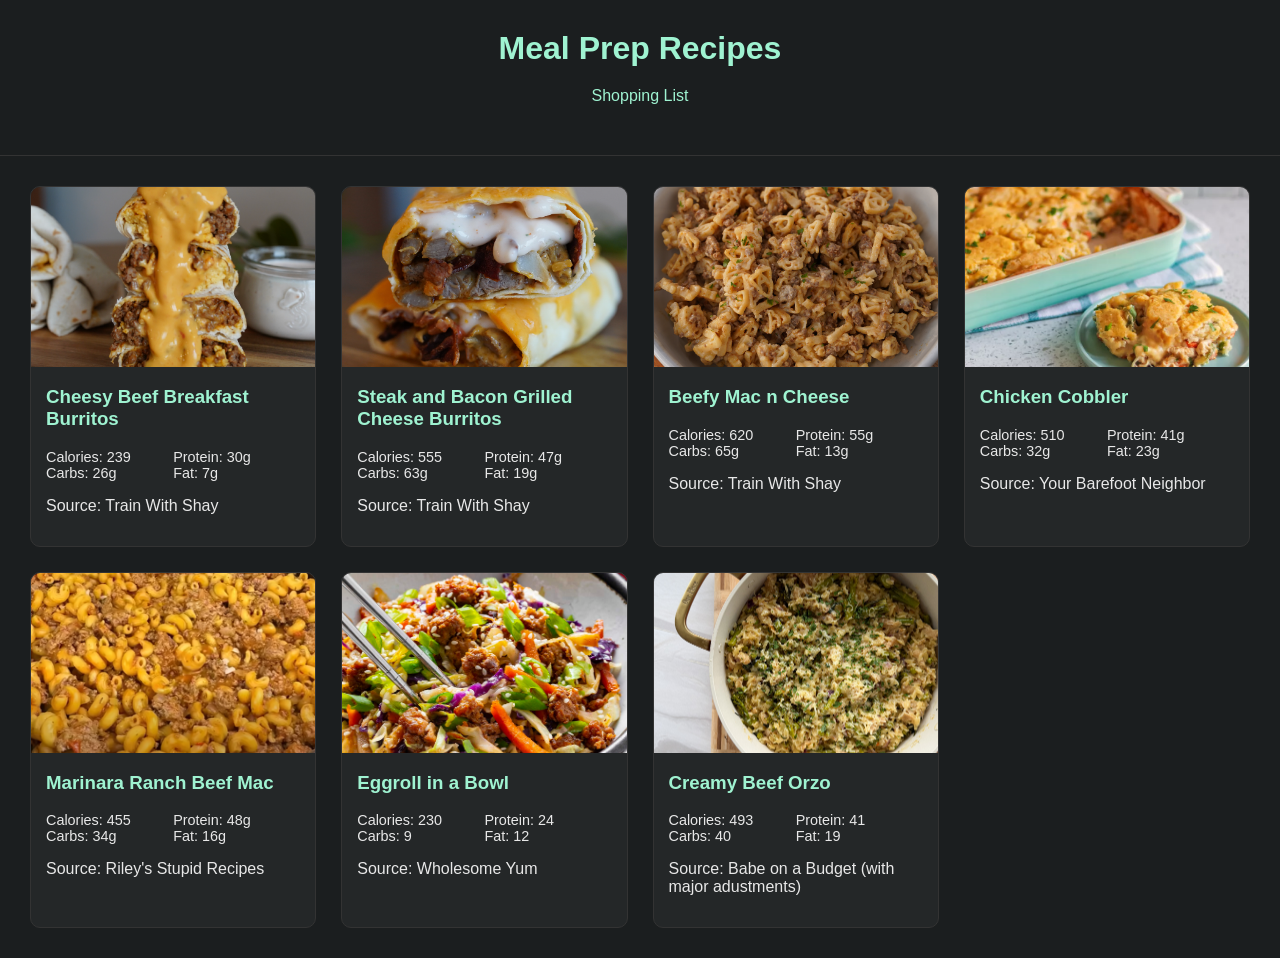
<file: index.html>
<!DOCTYPE html>
<html>
<head>
    <title>Meal Prep Recipes</title>
    <link rel="stylesheet" href="style.css">
</head>

<body>

<header>
    <h1>Meal Prep Recipes</h1>
    <div id="list-link">
        <a href="shopping.html">Shopping List</a>
    </div>
</header>

<div class="recipe-grid">

    <!-- Recipe Card -->
    <div class="recipe-card">

        <a href="recipes/beef-burritos.html">
        <img src="images/beef-burritos.png">
        </a>

        <div class="recipe-content">

            <h3>
                <a href="recipes/beef-burritos.html">
                Cheesy Beef Breakfast Burritos
                </a>
            </h3>

            <div class="macros">
                <span>Calories: 239</span>
                <span>Protein: 30g</span>
                <span>Carbs: 26g</span>
                <span>Fat: 7g</span>
            </div>

            <p>Source: Train With Shay</p>

        </div>

    </div>


    <!-- Recipe Card -->

    <div class="recipe-card">

        <a href="recipes/bacon-steak-burritos.html">
        <img src="images/bacon-steak-burritos.png">
        </a>

        <div class="recipe-content">

            <h3>
                <a href="recipes/bacon-steak-burritos.html">
                Steak and Bacon Grilled Cheese Burritos
                </a>
            </h3>

            <div class="macros">
                <span>Calories: 555</span>
                <span>Protein: 47g</span>
                <span>Carbs: 63g</span>
                <span>Fat: 19g</span>
            </div>

            <p>Source: Train With Shay</p>

        </div>

    </div>

    <!-- Recipe Card -->

    <div class="recipe-card">

        <a href="recipes/beef-mac.html">
        <img src="images/beef-mac.png">
        </a>

        <div class="recipe-content">

            <h3>
                <a href="recipes/beef-mac.html">
                Beefy Mac n Cheese
                </a>
            </h3>

            <div class="macros">
                <span>Calories: 620</span>
                <span>Protein: 55g</span>
                <span>Carbs: 65g</span>
                <span>Fat: 13g</span>
            </div>

            <p>Source: Train With Shay</p>

        </div>
    
    </div>

    <!-- Recipe Card -->

    <div class="recipe-card">

        <a href="recipes/chicken-cobbler.html">
        <img src="images/chicken-cobbler.png">
        </a>

        <div class="recipe-content">

            <h3>
                <a href="recipes/chicken-cobbler.html">
                Chicken Cobbler
                </a>
            </h3>

            <div class="macros">
                <span>Calories: 510</span>
                <span>Protein: 41g</span>
                <span>Carbs: 32g</span>
                <span>Fat: 23g</span>
            </div>

            <p>Source: Your Barefoot Neighbor</p>

        </div>

    </div>

    <!-- Recipe Card -->

    <div class="recipe-card">

        <a href="recipes/ranch-beef-mac.html">
        <img src="images/ranch-beef-mac.png">
        </a>

        <div class="recipe-content">

            <h3>
                <a href="recipes/ranch-beef-mac.html">
                Marinara Ranch Beef Mac
                </a>
            </h3>

            <div class="macros">
                <span>Calories: 455</span>
                <span>Protein: 48g</span>
                <span>Carbs: 34g</span>
                <span>Fat: 16g</span>
            </div>

            <p>Source: Riley's Stupid Recipes</p>

        </div>

    </div>

    <!-- Recipe Card -->

    <div class="recipe-card">

        <a href="recipes/eggroll-bowl.html">
        <img src="images/eggroll-bowl.jpg">
        </a>

        <div class="recipe-content">

            <h3>
                <a href="recipes/eggroll-bowl.html">
                Eggroll in a Bowl
                </a>
            </h3>

            <div class="macros">
                <span>Calories: 230</span>
                <span>Protein: 24</span>
                <span>Carbs: 9</span>
                <span>Fat: 12</span>
            </div>

            <p>Source: Wholesome Yum</p>

        </div>

    </div>

    <!-- Recipe Card -->

    <div class="recipe-card">

        <a href="recipes/creamy-beef-orzo.html">
        <img src="images/creamy-beef-orzo.png">
        </a>

        <div class="recipe-content">

            <h3>
                <a href="recipes/creamy-beef-orzo.html">
                Creamy Beef Orzo
                </a>
            </h3>

            <div class="macros">
                <span>Calories: 493</span>
                <span>Protein: 41</span>
                <span>Carbs: 40</span>
                <span>Fat: 19</span>
            </div>

            <p>Source: Babe on a Budget (with major adustments)</p>

        </div>

    </div>

</div>

</body>
</html>
</file>
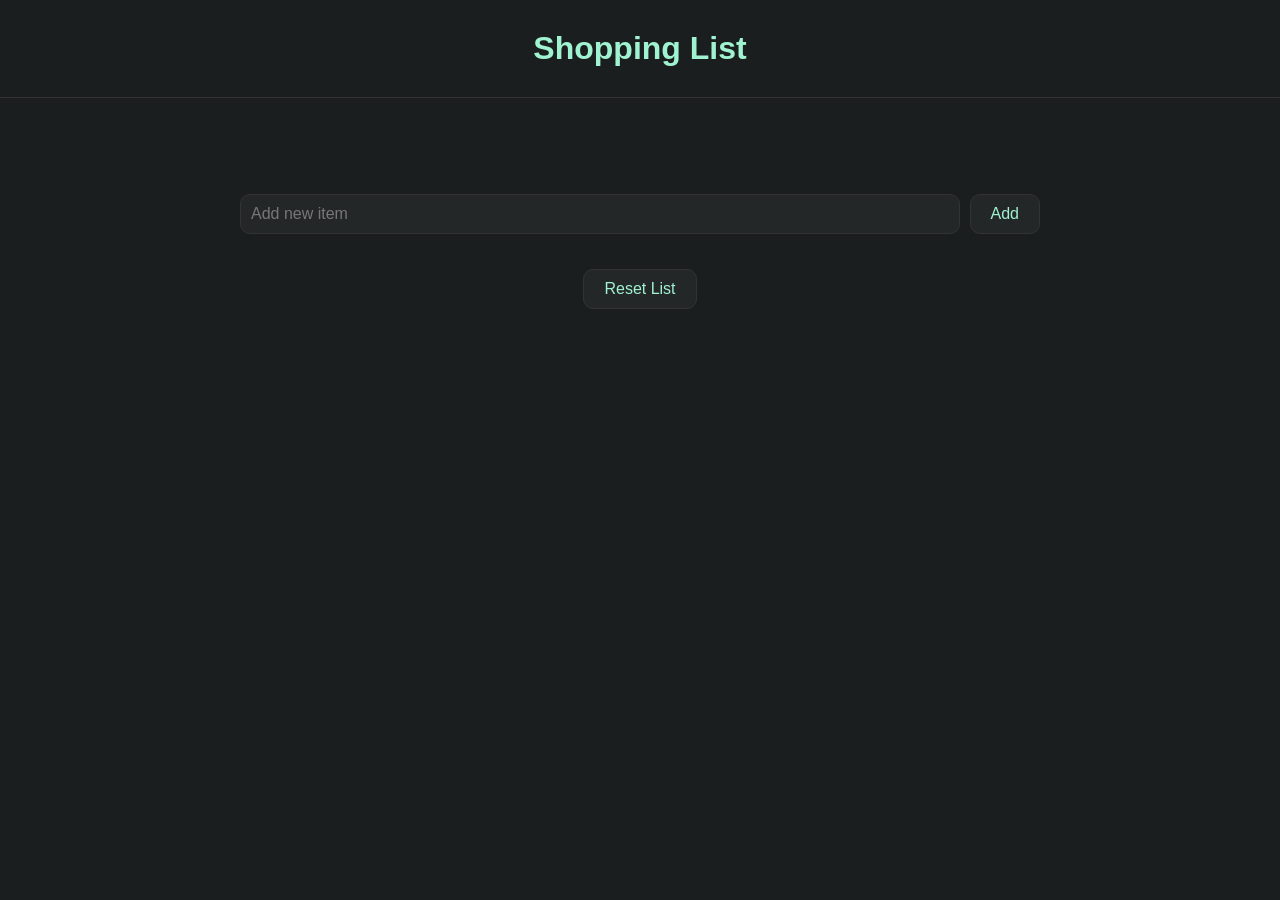
<file: shopping.html>
<!DOCTYPE html>
<html>

<head>
    <title>Shopping List</title>
    <link rel="stylesheet" href="style.css">
    <script src="script.js" defer></script>
</head>

<body>

<header>
    <h1>Shopping List</h1>
</header>

<div class="shopping-container">
    <ul id="shoppingList"></ul>
</div>

<div class="shopping-input-container">
  <input type="text" id="itemInput" placeholder="Add new item">
  <button id="addBtn">Add</button>
</div>

<div style="text-align:center; padding-bottom:30px;">
    <button id="resetBtn" class="reset-btn">Reset List</button>
</div>

</body>
</html>
</file>
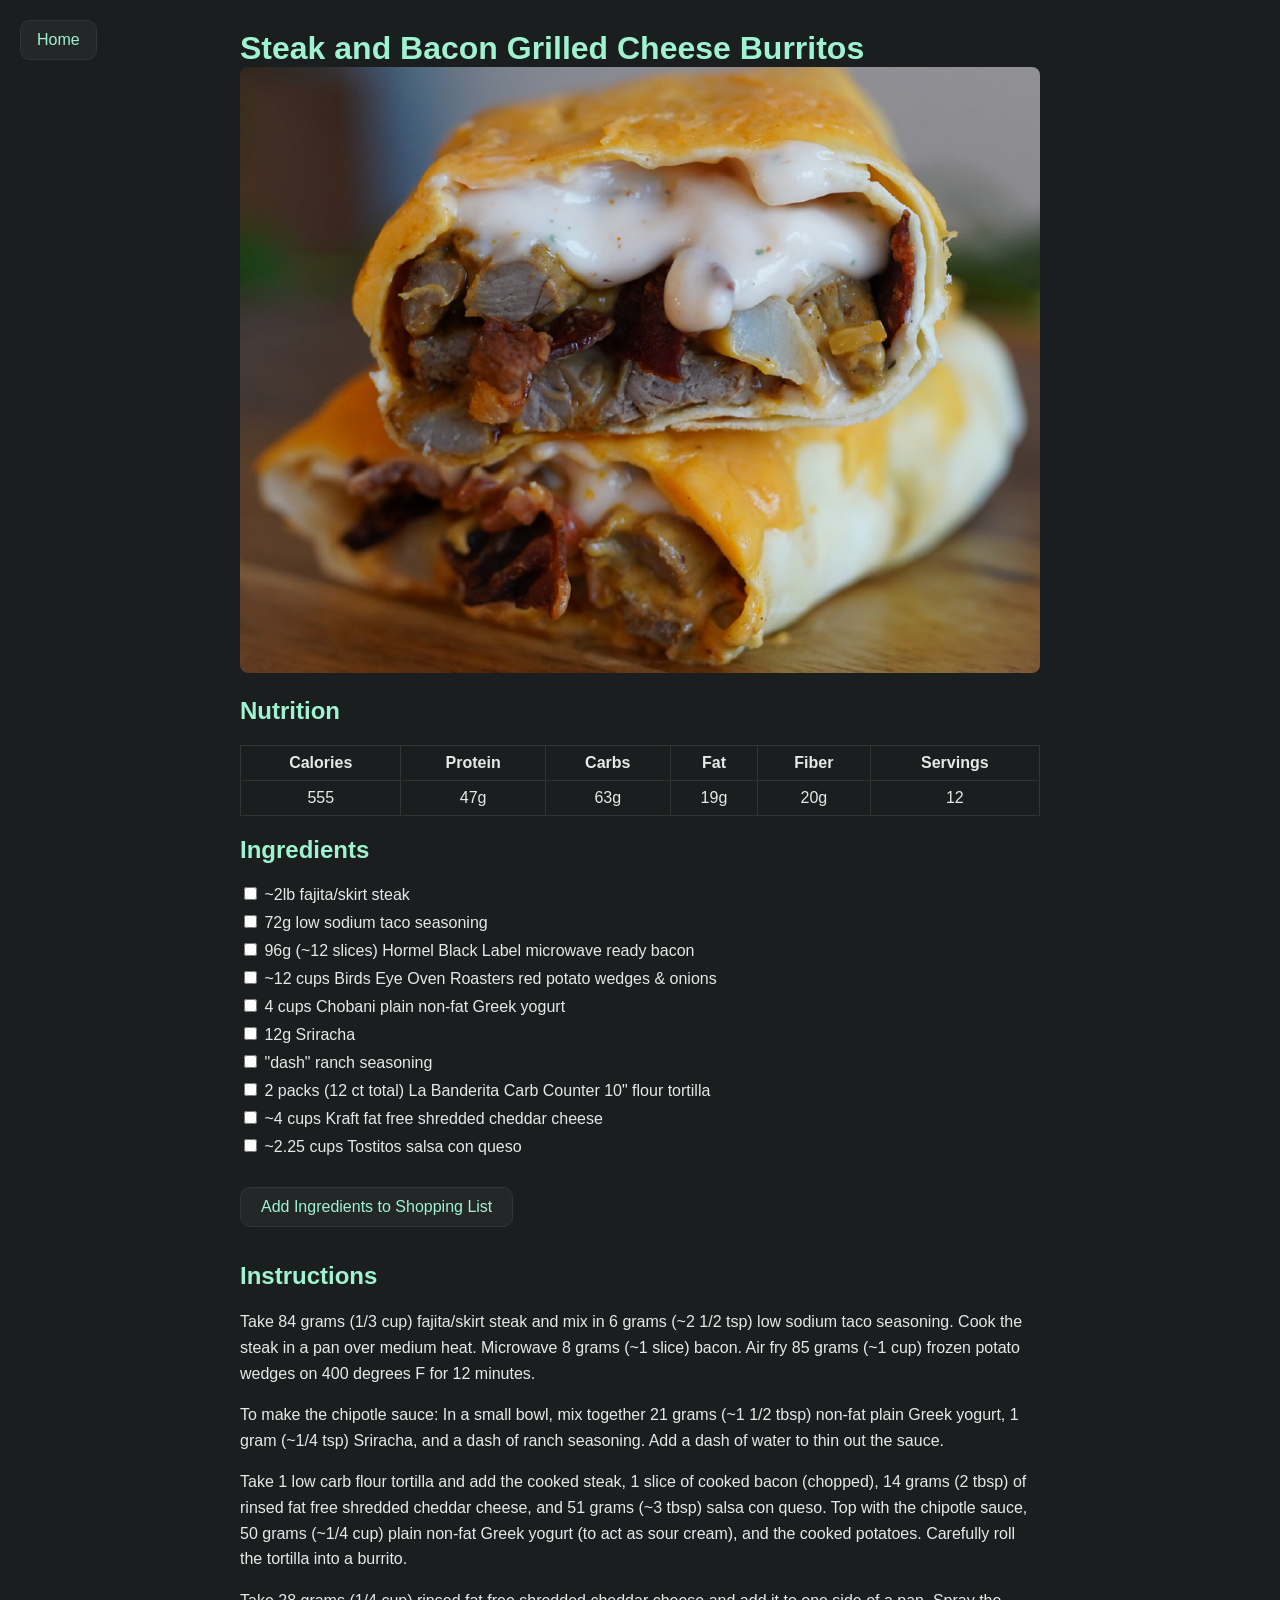
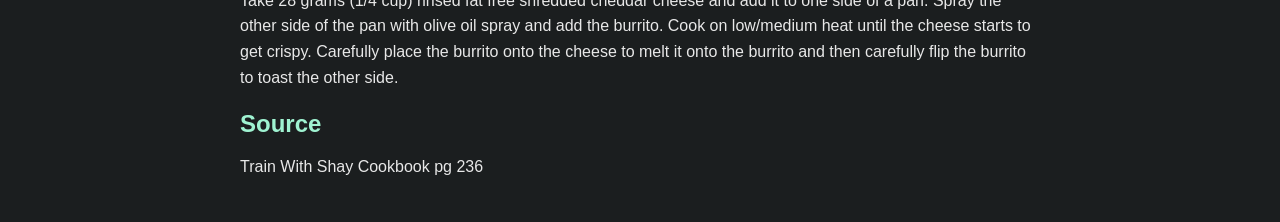
<file: recipes/bacon-steak-burritos.html>
<!DOCTYPE html>
<html>

<head>
    <title>Steak and Bacon Grilled Cheese Burritos</title>
    <link rel="stylesheet" href="../style.css">
    <script src="../script.js" defer></script>
</head>

<body>
<a class="home-button" href="../index.html">Home</a>

<div class="recipe-container">

<h1>Steak and Bacon Grilled Cheese Burritos</h1>

<img class="recipe-image" src="../images/bacon-steak-burritos.png">

<h2>Nutrition</h2>

<table>
<tr>
<th>Calories</th>
<th>Protein</th>
<th>Carbs</th>
<th>Fat</th>
<th>Fiber</th>
<th>Servings</th>
</tr>

<tr>
<td>555</td>
<td>47g</td>
<td>63g</td>
<td>19g</td>
<td>20g</td>
<td>12</td>
</tr>
</table>

<h2>Ingredients</h2>

<ul class="ingredients">

<li><label><input type="checkbox"> ~2lb fajita/skirt steak</label></li>
<li><label><input type="checkbox"> 72g low sodium taco seasoning</label></li>
<li><label><input type="checkbox"> 96g (~12 slices) Hormel Black Label microwave ready bacon</label></li>
<li><label><input type="checkbox"> ~12 cups Birds Eye Oven Roasters red potato wedges & onions</label></li>
<li><label><input type="checkbox"> 4 cups Chobani plain non-fat Greek yogurt</label></li>
<li><label><input type="checkbox"> 12g Sriracha</label></li>
<li><label><input type="checkbox"> "dash" ranch seasoning</label></li>
<li><label><input type="checkbox"> 2 packs (12 ct total) La Banderita Carb Counter 10" flour tortilla</label></li>
<li><label><input type="checkbox"> ~4 cups Kraft fat free shredded cheddar cheese</label></li>
<li><label><input type="checkbox"> ~2.25 cups Tostitos salsa con queso</label></li>

</ul>

<button class="add-to-shopping">Add Ingredients to Shopping List</button>

<h2>Instructions</h2>

<div class="instructions">

<p>
    Take 84 grams (1/3 cup) fajita/skirt steak and mix in
    6 grams (~2 1/2 tsp) low sodium taco seasoning.
    Cook the steak in a pan over medium heat.
    Microwave 8 grams (~1 slice) bacon. Air fry 85
    grams (~1 cup) frozen potato wedges on 400
    degrees F for 12 minutes.
</p>

<p>
    To make the chipotle sauce: In a small bowl, mix
    together 21 grams (~1 1/2 tbsp) non-fat plain Greek
    yogurt, 1 gram (~1/4 tsp) Sriracha, and a dash of
    ranch seasoning. Add a dash of water to thin out the
    sauce.
</p>

<p>
    Take 1 low carb flour tortilla and add the cooked
    steak, 1 slice of cooked bacon (chopped), 14 grams
    (2 tbsp) of rinsed fat free shredded cheddar cheese,
    and 51 grams (~3 tbsp) salsa con queso. Top with
    the chipotle sauce, 50 grams (~1/4 cup) plain non-fat
    Greek yogurt (to act as sour cream), and the cooked
    potatoes. Carefully roll the tortilla into a burrito.
</p>

<p>
    Take 28 grams (1/4 cup) rinsed fat free shredded
    cheddar cheese and add it to one side of a pan.
    Spray the other side of the pan with olive oil spray
    and add the burrito. Cook on low/medium heat until
    the cheese starts to get crispy. Carefully place the
    burrito onto the cheese to melt it onto the burrito and
    then carefully flip the burrito to toast the other side.
</p>

</div>

<div>

<h2>Source</h2>

<p>
    Train With Shay Cookbook pg 236
</p>

</div>

</div>

</body>
</html>
</file>
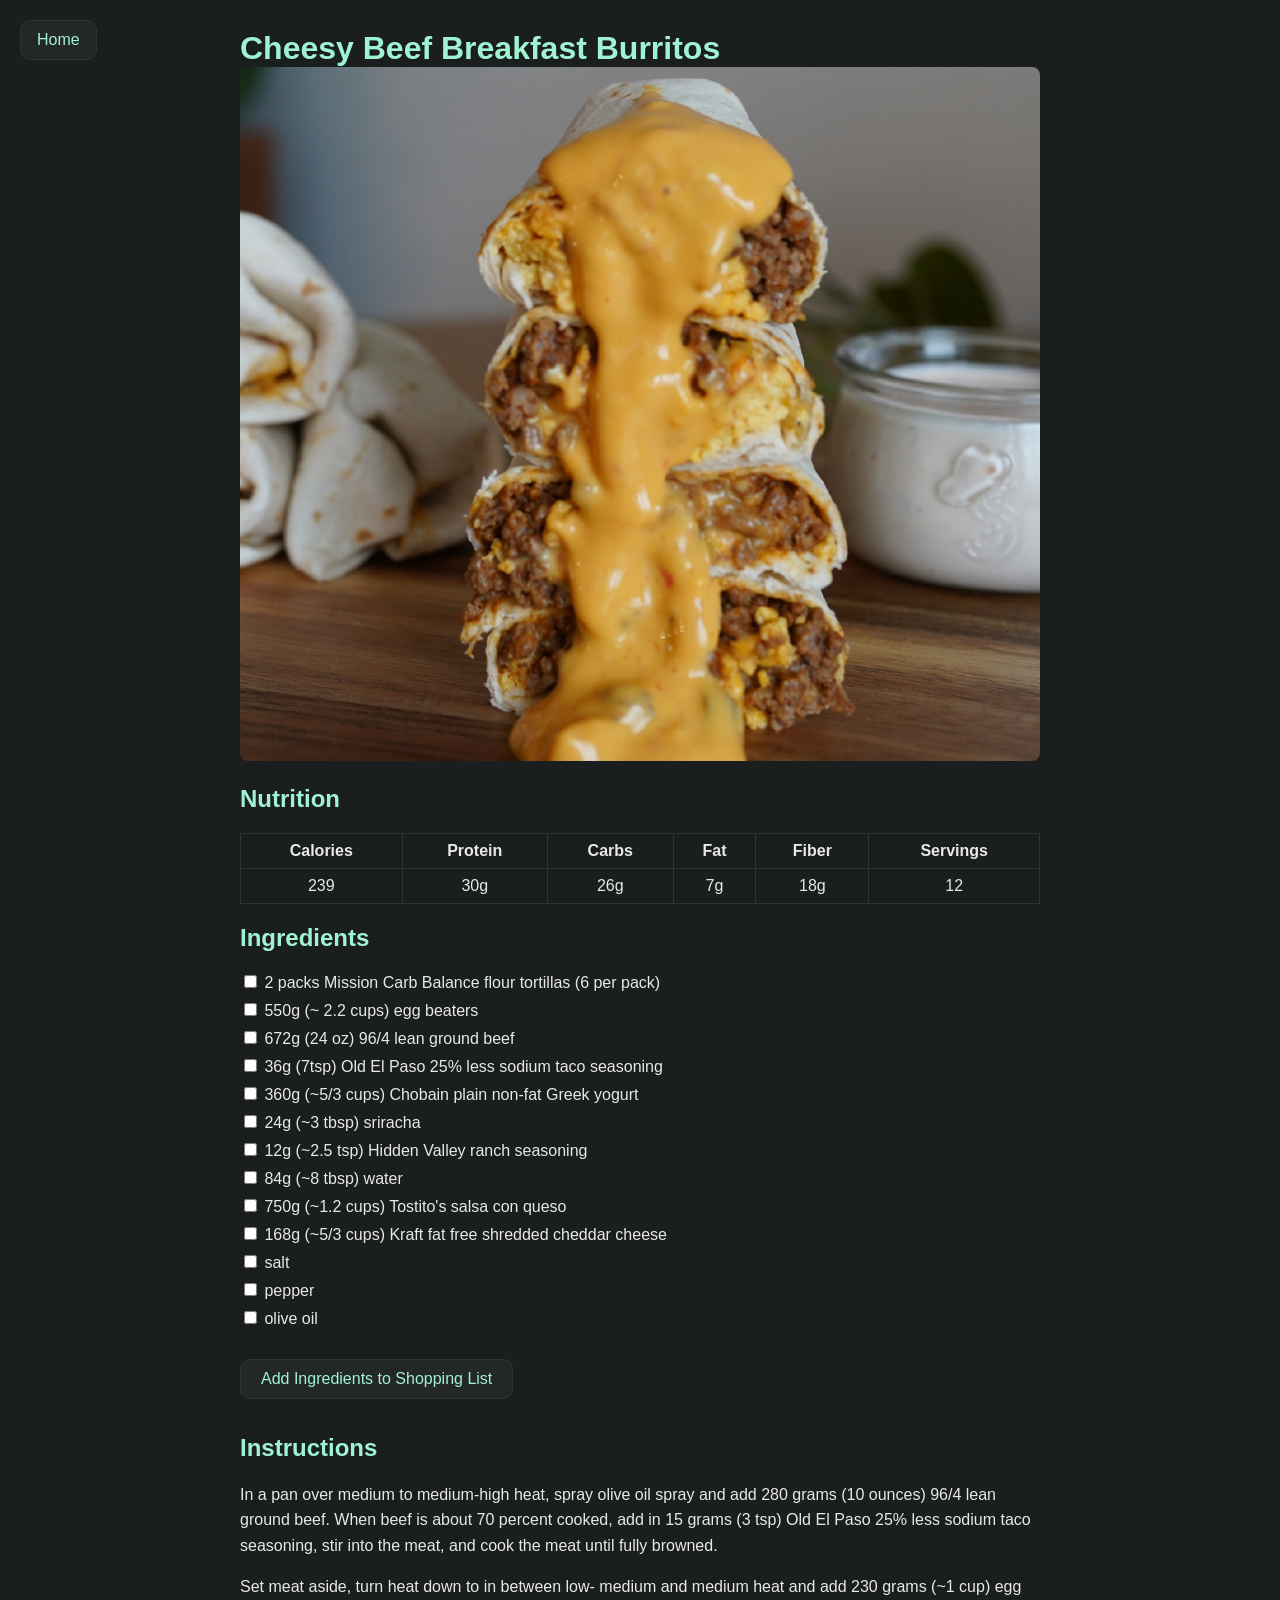
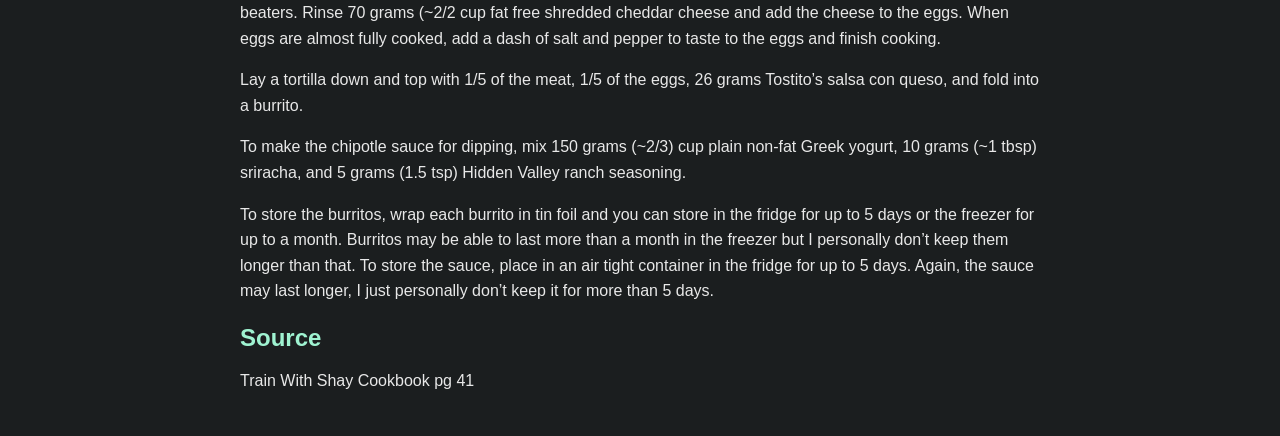
<file: recipes/beef-burritos.html>
<!DOCTYPE html>
<html>

<head>
    <title>Cheesy Beef Breakfast Burritos</title>
    <link rel="stylesheet" href="../style.css">
    <script src="../script.js" defer></script>
</head>

<body>
<a class="home-button" href="../index.html">Home</a>

<div class="recipe-container">

<h1>Cheesy Beef Breakfast Burritos</h1>

<img class="recipe-image" src="../images/beef-burritos.png">

<h2>Nutrition</h2>

<table>
<tr>
<th>Calories</th>
<th>Protein</th>
<th>Carbs</th>
<th>Fat</th>
<th>Fiber</th>
<th>Servings</th>
</tr>

<tr>
<td>239</td>
<td>30g</td>
<td>26g</td>
<td>7g</td>
<td>18g</td>
<td>12</td>
</tr>
</table>

<h2>Ingredients</h2>

<ul class="ingredients">

<li><label><input type="checkbox"> 2 packs Mission Carb Balance flour tortillas (6 per pack)</label></li>
<li><label><input type="checkbox"> 550g (~ 2.2 cups) egg beaters</label></li>
<li><label><input type="checkbox"> 672g (24 oz) 96/4 lean ground beef</label></li>
<li><label><input type="checkbox"> 36g (7tsp) Old El Paso 25% less sodium taco seasoning</label></li>
<li><label><input type="checkbox"> 360g (~5/3 cups) Chobain plain non-fat Greek yogurt</label></li>
<li><label><input type="checkbox"> 24g (~3 tbsp) sriracha</label></li>
<li><label><input type="checkbox"> 12g (~2.5 tsp) Hidden Valley ranch seasoning</label></li>
<li><label><input type="checkbox"> 84g (~8 tbsp) water</label></li>
<li><label><input type="checkbox"> 750g (~1.2 cups) Tostito's salsa con queso</label></li>
<li><label><input type="checkbox"> 168g (~5/3 cups) Kraft fat free shredded cheddar cheese</label></li>
<li><label><input type="checkbox"> salt</label></li>
<li><label><input type="checkbox"> pepper</label></li>
<li><label><input type="checkbox"> olive oil</label></li>

</ul>

<button class="add-to-shopping">Add Ingredients to Shopping List</button>

<h2>Instructions</h2>

<div class="instructions">

<p>
    In a pan over medium to medium-high heat, spray olive
    oil spray and add 280 grams (10 ounces) 96/4 lean
    ground beef.
    When beef is about 70 percent cooked, add
    in 15 grams (3 tsp) Old El Paso 25% less sodium taco
    seasoning, stir into the meat, and cook the meat until
    fully browned.
</p>

<p>
    Set meat aside, turn heat down to in between low-
    medium
    and medium heat and add 230 grams (~1 cup)
    egg beaters. Rinse 70 grams (~2/2 cup fat free
    shredded cheddar cheese and add the cheese to the
    eggs. When eggs are almost fully cooked, add a dash of
    salt and pepper to taste to the eggs and finish cooking.
</p>

<p>
    Lay a tortilla down and top with 1/5 of the meat, 1/5 of
    the eggs, 26 grams Tostito’s salsa con queso, and fold
    into a burrito.
</p>

<p>
    To make the chipotle sauce for dipping, mix 150 grams
    (~2/3) cup plain non-fat Greek yogurt, 10 grams (~1
    tbsp) sriracha, and 5 grams (1.5 tsp) Hidden Valley
    ranch seasoning.
</p>

<p>
    To store the burritos, wrap each burrito in tin foil and you
    can store in the fridge for up to 5 days or the freezer for
    up to a month. Burritos may be able to last more than a
    month in the freezer but I personally don’t keep them
    longer than that. To store the sauce, place in an air tight
    container in the fridge for up to 5 days. Again, the sauce
    may last longer, I just personally don’t keep it for more
    than 5 days.
</p>

</div>

<div>

<h2>Source</h2>

</div>

<p>
    Train With Shay Cookbook pg 41
</p>

</div>

</body>
</html>
</file>
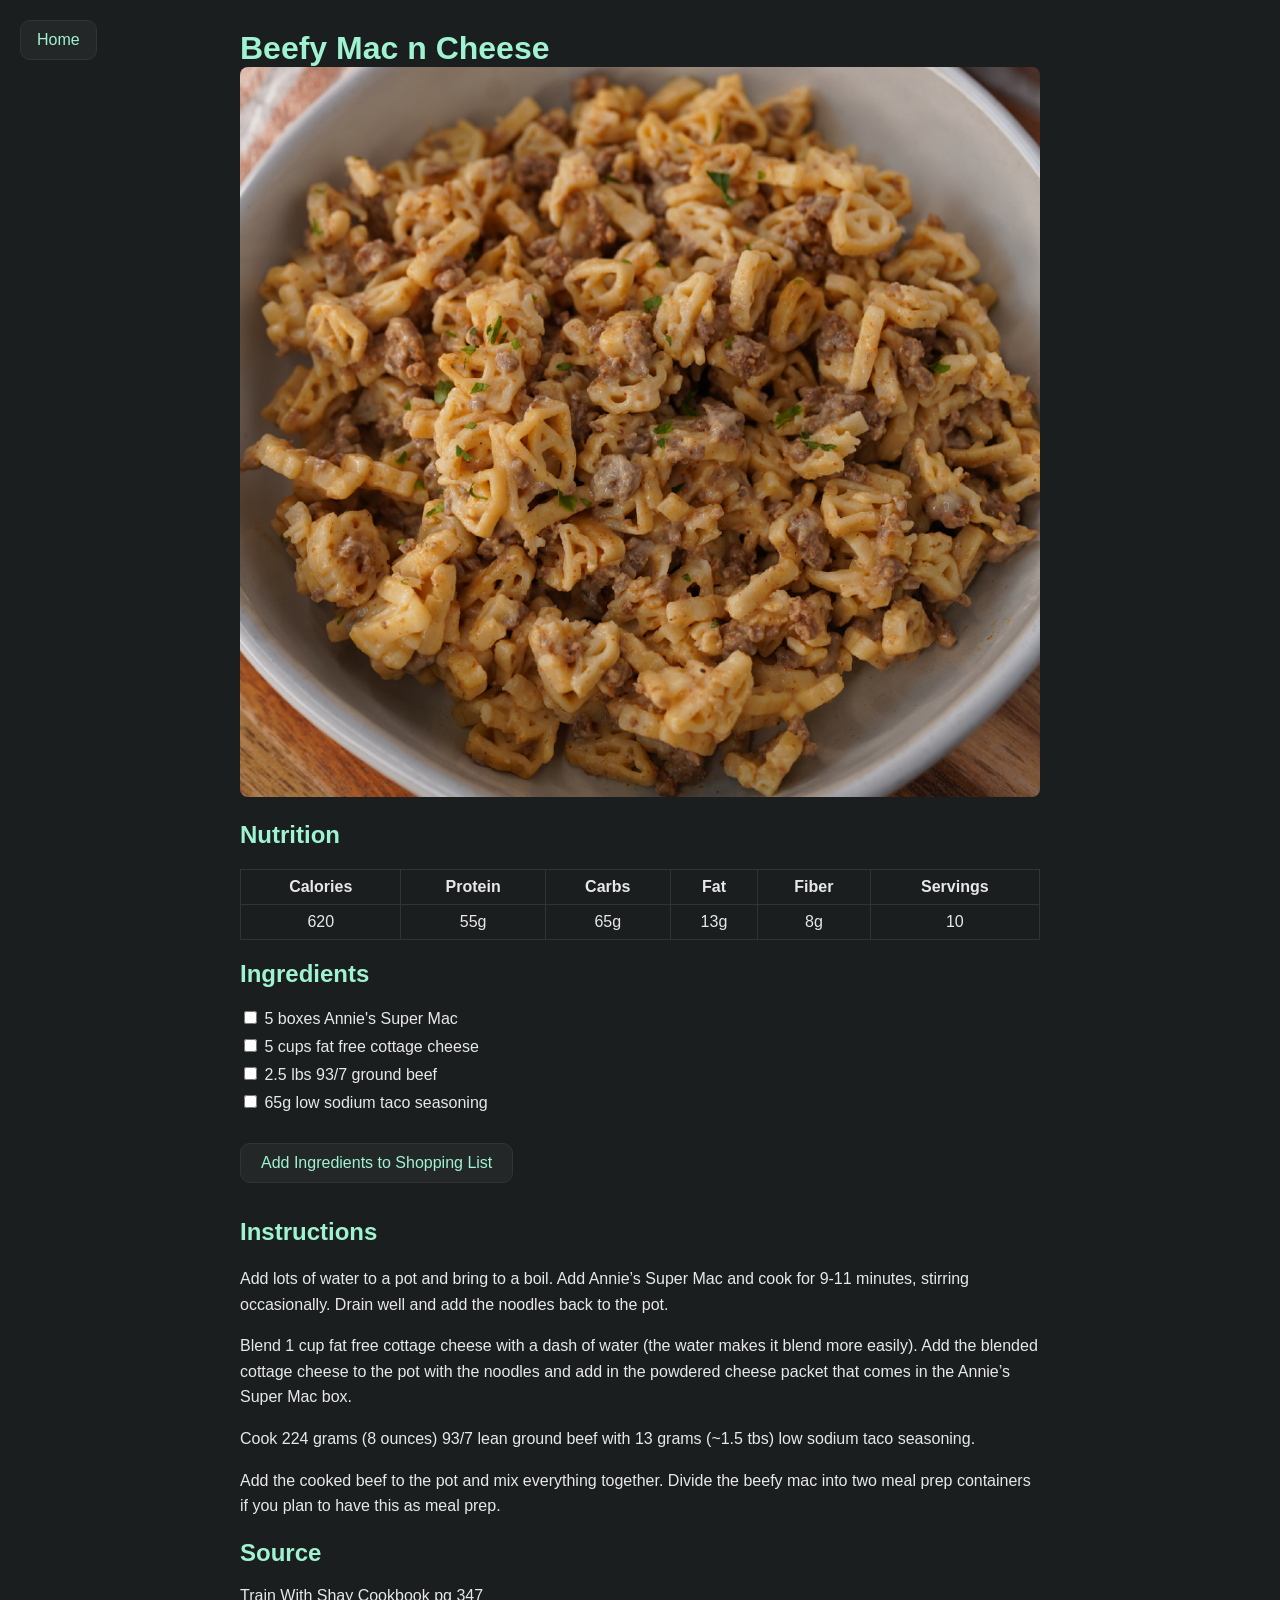
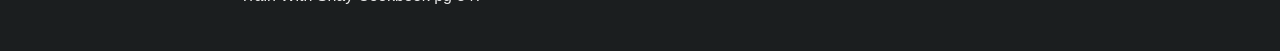
<file: recipes/beef-mac.html>
<!DOCTYPE html>
<html>

<head>
    <title>Beefy Mac n Cheese</title>
    <link rel="stylesheet" href="../style.css">
    <script src="../script.js" defer></script>
</head>

<body>
<a class="home-button" href="../index.html">Home</a>

<div class="recipe-container">

<h1>Beefy Mac n Cheese</h1>

<img class="recipe-image" src="../images/beef-mac.png">

<h2>Nutrition</h2>

<table>
<tr>
<th>Calories</th>
<th>Protein</th>
<th>Carbs</th>
<th>Fat</th>
<th>Fiber</th>
<th>Servings</th>
</tr>

<tr>
<td>620</td>
<td>55g</td>
<td>65g</td>
<td>13g</td>
<td>8g</td>
<td>10</td>
</tr>
</table>

<h2>Ingredients</h2>

<ul class="ingredients">

<li><label><input type="checkbox"> 5 boxes Annie's Super Mac</label></li>
<li><label><input type="checkbox"> 5 cups fat free cottage cheese</label></li>
<li><label><input type="checkbox"> 2.5 lbs 93/7 ground beef</label></li>
<li><label><input type="checkbox"> 65g low sodium taco seasoning</label></li>

</ul>

<button class="add-to-shopping">Add Ingredients to Shopping List</button>

<h2>Instructions</h2>

<div class="instructions">

<p>
    Add lots of water to a pot and bring to a boil. Add
    Annie’s Super Mac and cook for 9-11
    minutes, stirring occasionally. Drain well and 
    add the noodles back to the pot.
</p>

<p>
    Blend 1 cup fat free cottage cheese with a dash of
    water (the water makes it blend more easily).
    Add the blended cottage cheese to the pot with the
    noodles and add in the powdered cheese packet
    that comes in the Annie’s Super Mac box.
</p>

<p>
    Cook 224 grams (8 ounces) 93/7 lean ground beef
    with 13 grams (~1.5 tbs) low sodium taco
    seasoning.
</p>

<p>
    Add the cooked beef to the pot and mix everything
    together.
    Divide the beefy mac into two meal prep containers
    if you plan to have this as meal prep.
</p>

</div>

<div>

<h2>Source</h2>

<p>
    Train With Shay Cookbook pg 347
</p>

</div>

</div>

</body>
</html>
</file>
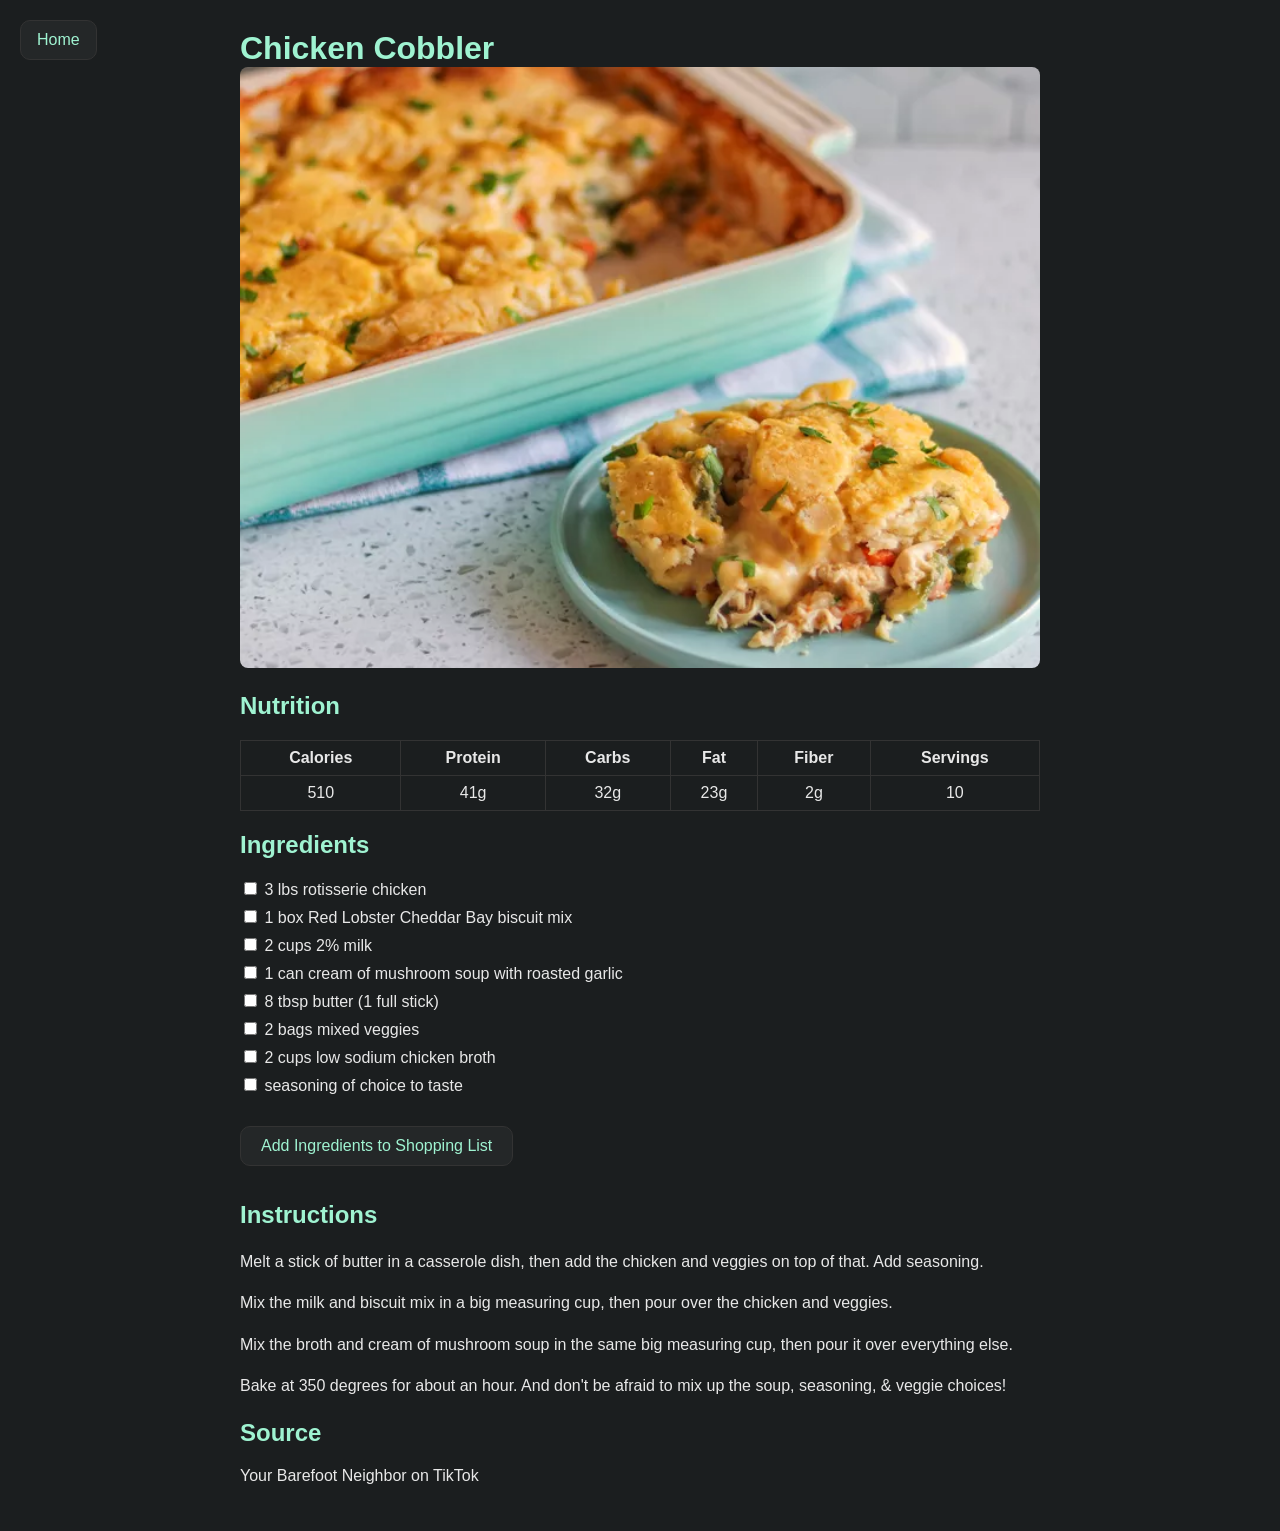
<file: recipes/chicken-cobbler.html>
<!DOCTYPE html>
<html>

<head>
    <title>Chicken Cobbler</title>
    <link rel="stylesheet" href="../style.css">
    <script src="../script.js" defer></script>
</head>

<body>
<a class="home-button" href="../index.html">Home</a>

<div class="recipe-container">

<h1>Chicken Cobbler</h1>

<img class="recipe-image" src="../images/chicken-cobbler.png">

<h2>Nutrition</h2>

<table>
<tr>
<th>Calories</th>
<th>Protein</th>
<th>Carbs</th>
<th>Fat</th>
<th>Fiber</th>
<th>Servings</th>
</tr>

<tr>
<td>510</td>
<td>41g</td>
<td>32g</td>
<td>23g</td>
<td>2g</td>
<td>10</td>
</tr>
</table>

<h2>Ingredients</h2>

<ul class="ingredients">

<li><label><input type="checkbox"> 3 lbs rotisserie chicken</label></li>
<li><label><input type="checkbox"> 1 box Red Lobster Cheddar Bay biscuit mix</label></li>
<li><label><input type="checkbox"> 2 cups 2% milk</label></li>
<li><label><input type="checkbox"> 1 can cream of mushroom soup with roasted garlic</label></li>
<li><label><input type="checkbox"> 8 tbsp butter (1 full stick)</label></li>
<li><label><input type="checkbox"> 2 bags mixed veggies</label></li>
<li><label><input type="checkbox"> 2 cups low sodium chicken broth</label></li>
<li><label><input type="checkbox"> seasoning of choice to taste</label></li>

</ul>

<button class="add-to-shopping">Add Ingredients to Shopping List</button>

<h2>Instructions</h2>

<div class="instructions">

<p>
    Melt a stick of butter in a casserole dish, then add 
    the chicken and veggies on top of that. Add seasoning.
</p>

<p>
    Mix the milk and biscuit mix in a big measuring cup, then
    pour over the chicken and veggies.
</p>

<p>
    Mix the broth and cream of mushroom soup in the same big
    measuring cup, then pour it over everything else.
</p>

<p>
    Bake at 350 degrees for about an hour. And don't be afraid
    to mix up the soup, seasoning, & veggie choices!
</p>

</div>

<div>

<h2>Source</h2>

<p>
    Your Barefoot Neighbor on TikTok
</p>

</div>

</div>

</body>
</html>
</file>
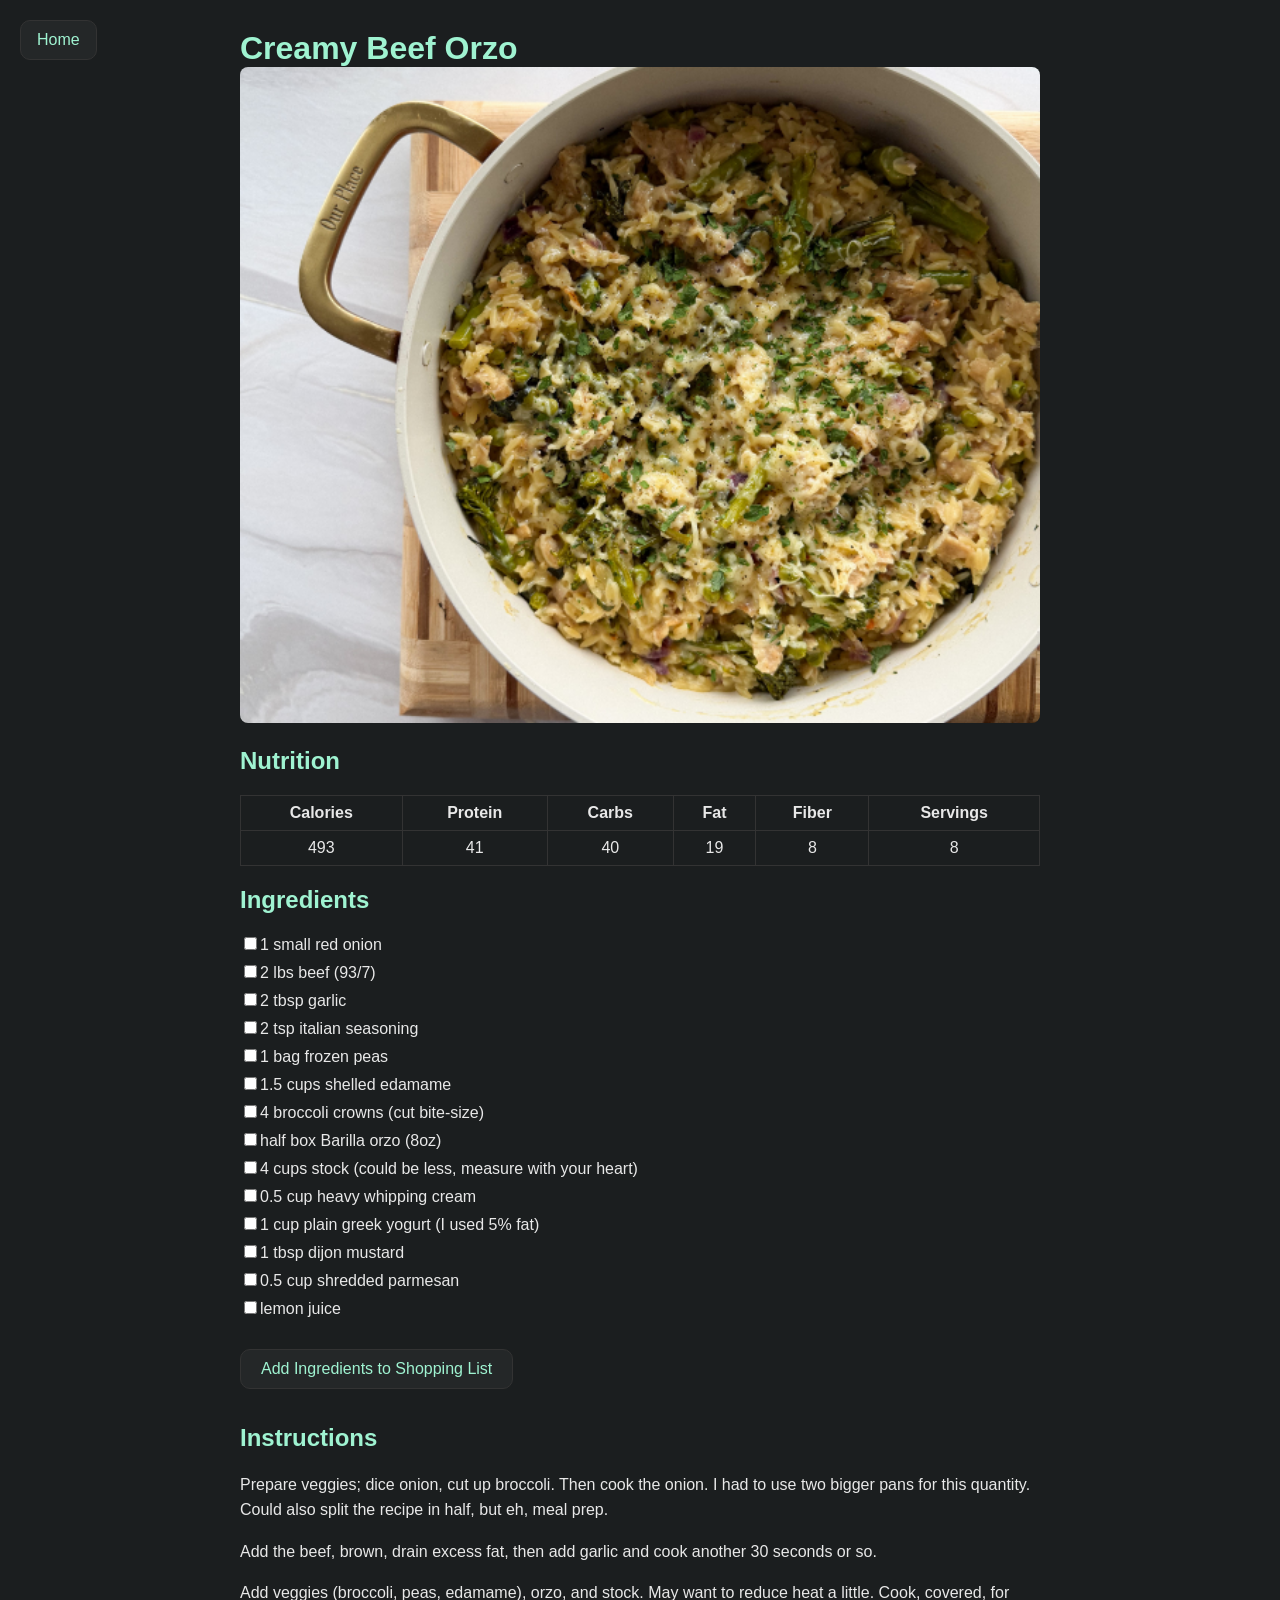
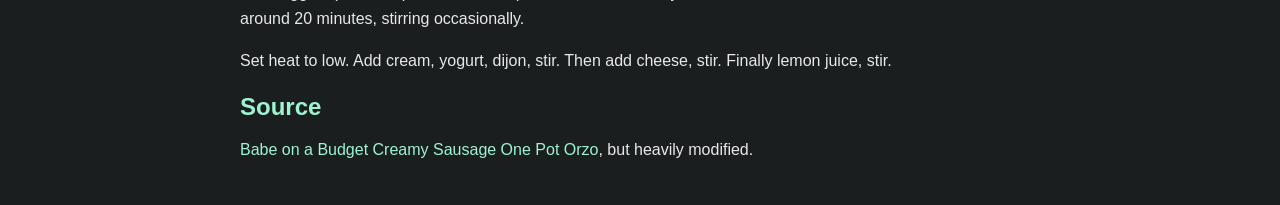
<file: recipes/creamy-beef-orzo.html>
<!DOCTYPE html>
<html>

<head>
    <title>Creamy Beef Orzo</title>
    <link rel="stylesheet" href="../style.css">
    <script src="../script.js" defer></script>
</head>

<body>
<a class="home-button" href="../index.html">Home</a>

<div class="recipe-container">

<h1>Creamy Beef Orzo</h1>

<img class="recipe-image" src="../images/creamy-beef-orzo.png">

<h2>Nutrition</h2>

<table>
<tr>
<th>Calories</th>
<th>Protein</th>
<th>Carbs</th>
<th>Fat</th>
<th>Fiber</th>
<th>Servings</th>
</tr>

<tr>
<td>493</td>
<td>41</td>
<td>40</td>
<td>19</td>
<td>8</td>
<td>8</td>
</tr>
</table>

<h2>Ingredients</h2>

<ul class="ingredients">

<li><label><input type="checkbox">1 small red onion</label></li>
<li><label><input type="checkbox">2 lbs beef (93/7)</label></li>
<li><label><input type="checkbox">2 tbsp garlic</label></li>
<li><label><input type="checkbox">2 tsp italian seasoning</label></li>
<li><label><input type="checkbox">1 bag frozen peas</label></li>
<li><label><input type="checkbox">1.5 cups shelled edamame</label></li>
<li><label><input type="checkbox">4 broccoli crowns (cut bite-size)</label></li>
<li><label><input type="checkbox">half box Barilla orzo (8oz)</label></li>
<li><label><input type="checkbox">4 cups stock (could be less, measure with your heart)</label></li>
<li><label><input type="checkbox">0.5 cup heavy whipping cream</label></li>
<li><label><input type="checkbox">1 cup plain greek yogurt (I used 5% fat)</label></li>
<li><label><input type="checkbox">1 tbsp dijon mustard</label></li>
<li><label><input type="checkbox">0.5 cup shredded parmesan</label></li>
<li><label><input type="checkbox"></label>lemon juice</li>

</ul>

<button class="add-to-shopping">Add Ingredients to Shopping List</button>

<h2>Instructions</h2>

<div class="instructions">

<p>
Prepare veggies; dice onion, cut up broccoli. Then cook the onion. I had to use
  two bigger pans for this quantity. Could also split the recipe in half, but eh,
  meal prep.
</p>

<p>
Add the beef, brown, drain excess fat, then add garlic and cook another 30 seconds or so.
</p>

<p>
Add veggies (broccoli, peas, edamame), orzo, and stock. May want to reduce heat a little. Cook,
  covered, for around 20 minutes, stirring occasionally.
</p>

<p>
Set heat to low. Add cream, yogurt, dijon, stir. Then add cheese, stir. Finally lemon juice, stir.
</p>

</div>

<div>

<h2>Source</h2>

<p>
<a href="https://emsbalance.substack.com/p/babe-on-a-budget-express">Babe on a Budget Creamy Sausage One Pot Orzo</a>,
  but heavily modified.
</p>

</div>

</div>

</body>
</html>
</file>
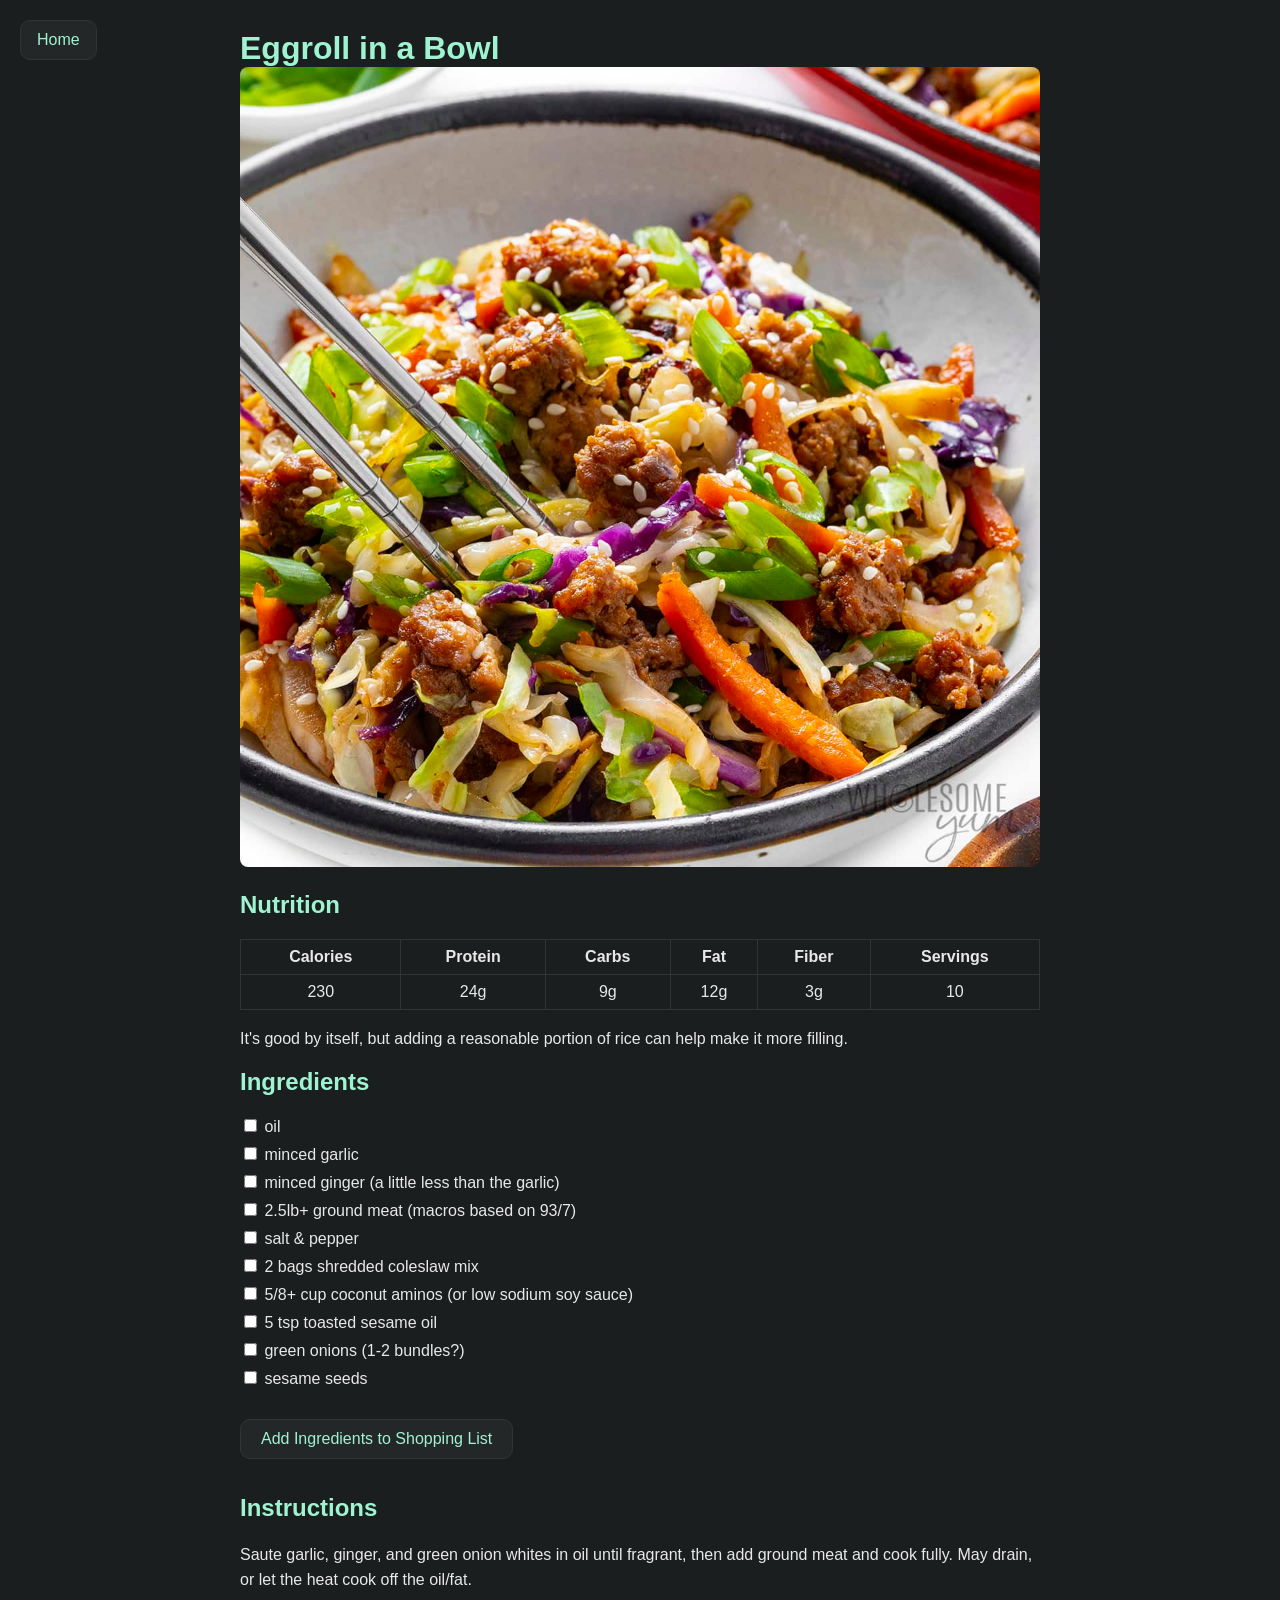
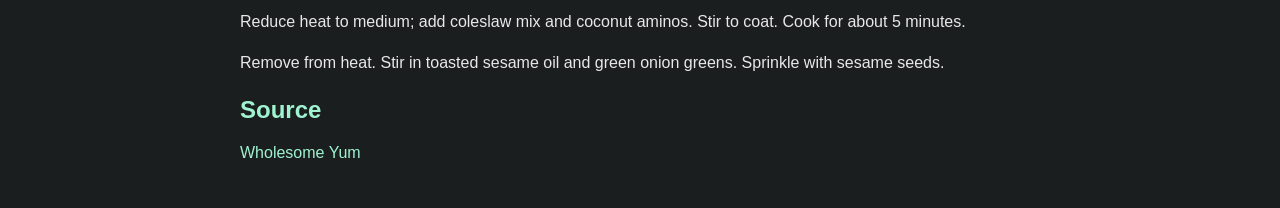
<file: recipes/eggroll-bowl.html>
<!DOCTYPE html>
<html>

<head>
    <title>Eggroll in a Bowl</title>
    <link rel="stylesheet" href="../style.css">
    <script src="../script.js" defer></script>
</head>

<body>
<a class="home-button" href="../index.html">Home</a>

<div class="recipe-container">

<h1>Eggroll in a Bowl</h1>

<img class="recipe-image" src="../images/eggroll-bowl.jpg">

<h2>Nutrition</h2>

<table>
<tr>
<th>Calories</th>
<th>Protein</th>
<th>Carbs</th>
<th>Fat</th>
<th>Fiber</th>
<th>Servings</th>
</tr>

<tr>
<td>230</td>
<td>24g</td>
<td>9g</td>
<td>12g</td>
<td>3g</td>
<td>10</td>
</tr>
</table>

<p>
    It's good by itself, but adding a reasonable portion of rice can help make it more filling.
</p>

<h2>Ingredients</h2>

<ul class="ingredients">

<li><label><input type="checkbox"> oil</label></li>
<li><label><input type="checkbox"> minced garlic</label></li>
<li><label><input type="checkbox"> minced ginger (a little less than the garlic)</label></li>
<li><label><input type="checkbox"> 2.5lb+ ground meat (macros based on 93/7)</label></li>
<li><label><input type="checkbox"> salt & pepper</label></li>
<li><label><input type="checkbox"> 2 bags shredded coleslaw mix</label></li>
<li><label><input type="checkbox"> 5/8+ cup coconut aminos (or low sodium soy sauce)</label></li>
<li><label><input type="checkbox"> 5 tsp toasted sesame oil</label></li>
<li><label><input type="checkbox"> green onions (1-2 bundles?)</label></li>
<li><label><input type="checkbox"> sesame seeds</label></li>

</ul>

<button class="add-to-shopping">Add Ingredients to Shopping List</button>

<h2>Instructions</h2>

<div class="instructions">

<p>
    Saute garlic, ginger, and green onion whites in oil until fragrant, 
    then add ground meat and cook fully. May drain, or let the heat cook
    off the oil/fat.
</p>

<p>
    Reduce heat to medium; add coleslaw mix and coconut aminos. Stir to
    coat. Cook for about 5 minutes.
</p>

<p>
    Remove from heat. Stir in toasted sesame oil and green onion greens.
    Sprinkle with sesame seeds.
</p>

</div>

<div>

<h2>Source</h2>

<p>
    <a href="https://www.wholesomeyum.com/egg-roll-in-a-bowl/">
        Wholesome Yum
    </a>
</p>

</div>

</div>

</body>
</html>
</file>
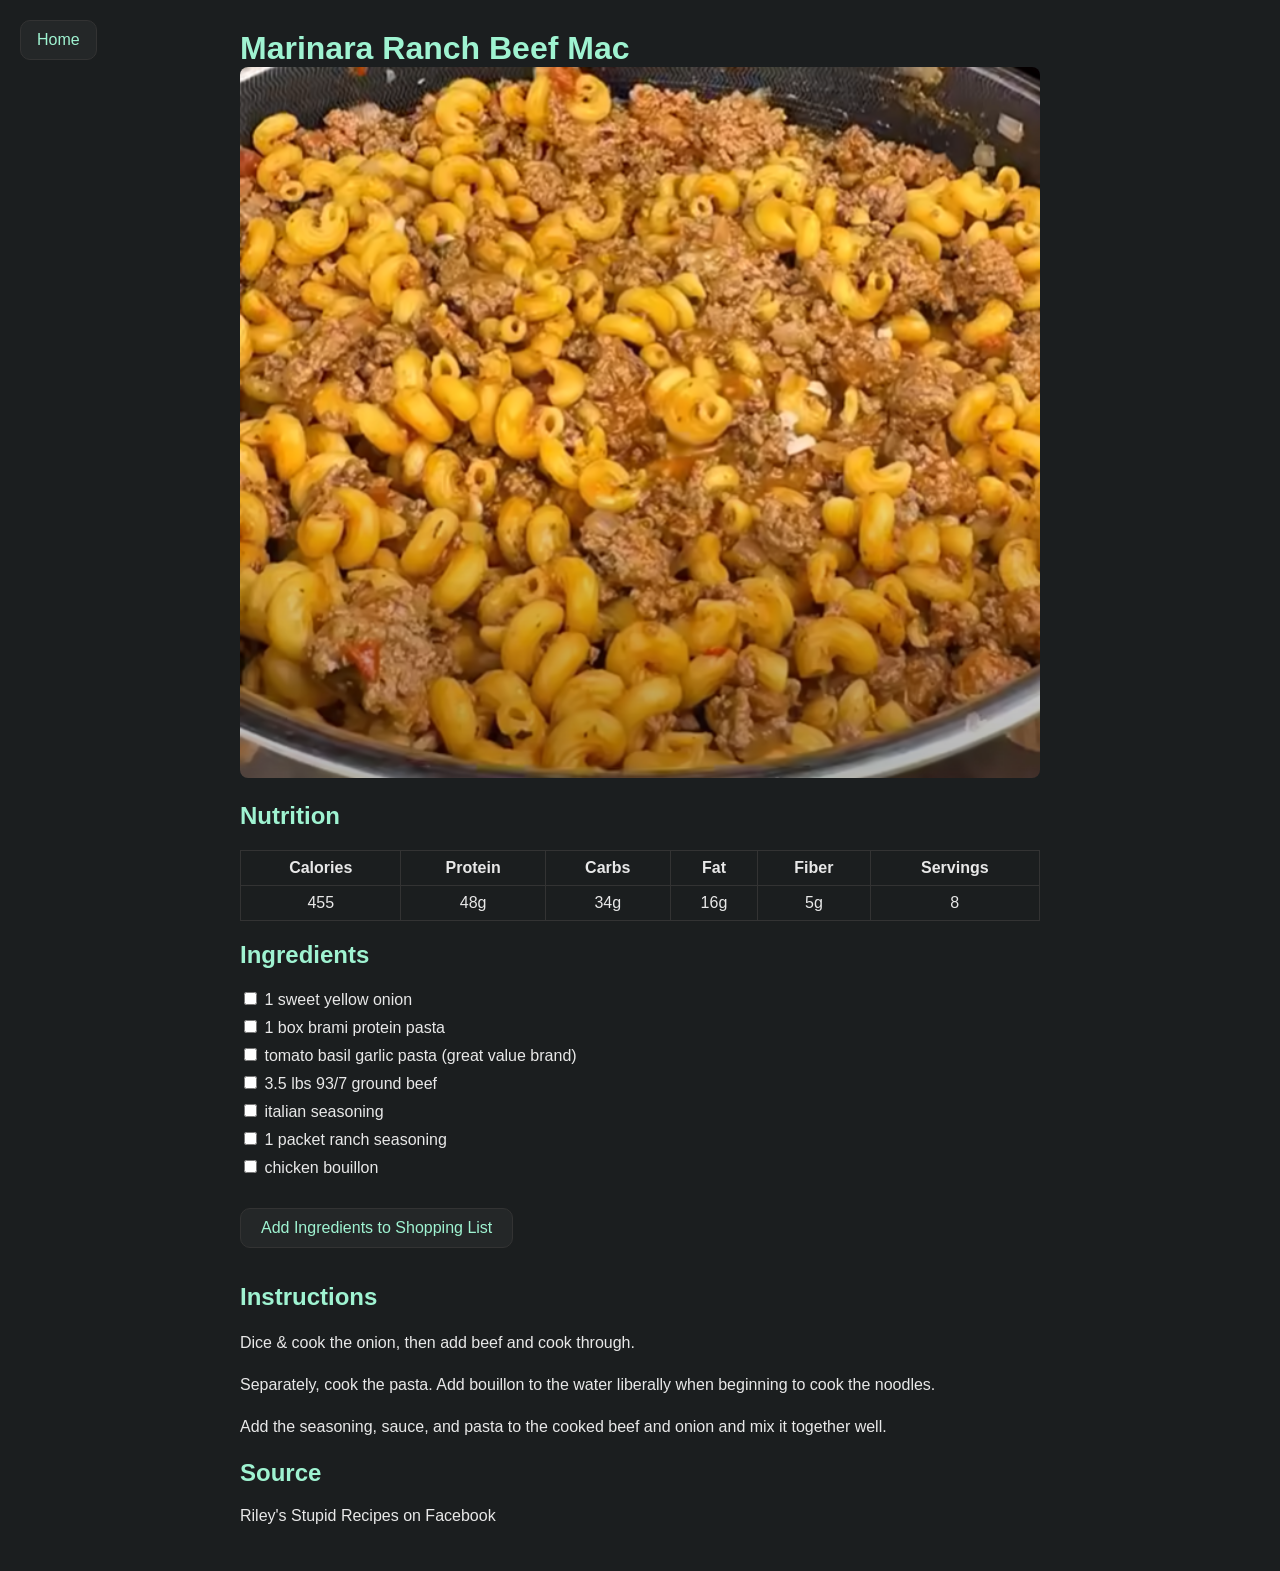
<file: recipes/ranch-beef-mac.html>
<!DOCTYPE html>
<html>

<head>
    <title>Marinara Ranch Beef Mac</title>
    <link rel="stylesheet" href="../style.css">
    <script src="../script.js" defer></script>
</head>

<body>
<a class="home-button" href="../index.html">Home</a>

<div class="recipe-container">

<h1>Marinara Ranch Beef Mac</h1>

<img class="recipe-image" src="../images/ranch-beef-mac.png">

<h2>Nutrition</h2>

<table>
<tr>
<th>Calories</th>
<th>Protein</th>
<th>Carbs</th>
<th>Fat</th>
<th>Fiber</th>
<th>Servings</th>
</tr>

<tr>
<td>455</td>
<td>48g</td>
<td>34g</td>
<td>16g</td>
<td>5g</td>
<td>8</td>
</tr>
</table>

<h2>Ingredients</h2>

<ul class="ingredients">

<li><label><input type="checkbox"> 1 sweet yellow onion</label></li>
<li><label><input type="checkbox"> 1 box brami protein pasta</label></li>
<li><label><input type="checkbox"> tomato basil garlic pasta (great value brand)</label></li>
<li><label><input type="checkbox"> 3.5 lbs 93/7 ground beef</label></li>
<li><label><input type="checkbox"> italian seasoning</label></li>
<li><label><input type="checkbox"> 1 packet ranch seasoning</label></li>
<li><label><input type="checkbox"> chicken bouillon</label></li>

</ul>

<button class="add-to-shopping">Add Ingredients to Shopping List</button>

<h2>Instructions</h2>

<div class="instructions">

<p>
    Dice & cook the onion, then add beef and cook through.
</p>

<p>
    Separately, cook the pasta. Add bouillon to the water
    liberally when beginning to cook the noodles.
</p>

<p>
    Add the seasoning, sauce, and pasta to the cooked 
    beef and onion and mix it together well.
</p>

</div>

<div>

<h2>Source</h2>

<p>
    Riley's Stupid Recipes on Facebook
</p>

</div>

</div>

</body>
</html>
</file>
<file: style.css>
/* Base Page Styling */

body {
    font-family: Arial, Helvetica, sans-serif;
    background-color: #1b1e1f;
    color: #e8e8e8;
    margin: 0;
}

a {
    color: #9ff3d1;
    text-decoration: none;
}

a:hover {
    text-decoration: underline;
}

h1, h2 {
    color: #9ff3d1;
}

/* Header */

header {
    text-align: center;
    padding: 30px;
    border-bottom: 1px solid #333;
}

h1 {
    margin: 0;
}

#list-link {
    align-self: center;
    margin: 20px auto;
}

/* Recipe Card Grid */

.recipe-grid {
    display: grid;
    grid-template-columns: repeat(auto-fit, minmax(260px, 1fr));
    gap: 25px;
    padding: 30px;
}

/* Recipe Card */

.recipe-card {
    background: #242728;
    border-radius: 10px;
    overflow: hidden;
    transition: transform 0.2s;
    border: 1px solid #333;
}

.recipe-card:hover {
    transform: scale(1.02);
}

.recipe-card img {
    width: 100%;
    height: 180px;
    object-fit: cover;
}

.recipe-content {
    padding: 15px;
}

.recipe-content h3 {
    margin-top: 0;
}

/* Macros */

.macros {
    display: grid;
    grid-template-columns: repeat(2, 1fr);
    font-size: 0.9em;
    margin-top: 10px;
}

.macros span {
    display: block;
}

/* Recipe Page Layout */

.recipe-container, .shopping-container {
    max-width: 800px;
    margin: auto;
    padding: 30px;
}

.recipe-image {
    width: 100%;
    border-radius: 8px;
}

/* Fixed Home button */

.home-button {
    position: fixed;
    top: 20px;
    left: 20px;
    z-index: 1000;

    padding: 10px 16px;
    background-color: #242728;
    color: #9ff3d1;
    border: 1px solid #333;
    border-radius: 10px;

    font-size: 1rem;
    text-decoration: none;
    cursor: pointer;
    transition: transform 0.2s, background-color 0.2s;
}

.home-button:hover {
    transform: scale(1.02);
    background-color: #2d3032;
    text-decoration: none;
}

/* Nutrition Table */

table {
    width: 100%;
    border-collapse: collapse;
    margin: 20px 0;
}

td, th {
    border: 1px solid #333;
    padding: 8px;
    text-align: center;
}

/* Ingredients */

.ingredients {
    list-style: none;
    padding: 0;
}

.ingredients li {
    margin-bottom: 8px;
}

.checked {
    text-decoration: line-through;
    color: #777;
}

/* Add to Shopping List button */
.add-to-shopping, .reset-btn {
    display: inline-block;
    padding: 10px 20px;
    margin: 15px 0;
    background-color: #242728;      /* same as recipe-card background */
    color: #9ff3d1;                 /* matches links and headings */
    border: 1px solid #333;         /* matches recipe-card border */
    border-radius: 10px;            /* match card corners */
    cursor: pointer;
    font-size: 1rem;
    transition: transform 0.2s, background-color 0.2s;
}

.add-to-shopping:hover, .reset-btn:hover {
    transform: scale(1.02);         /* same subtle hover as recipe-card */
    background-color: #2d3032;      /* slightly lighter on hover */
}

/* Instructions */

.instructions {
    line-height: 1.6;
}

/* Shopping list input items */
#shoppingList li input {
    width: 70%;
    background: transparent;
    border: none;
    color: #e8e8e8;
    font-size: 1rem;
}

/* Shopping list item buttons */
#shoppingList li button {
    background: none;
    border: none;
    color: #9ff3d1;
    font-size: 1.1rem;
    margin-left: 5px;
    cursor: pointer;
    transition: color 0.2s;
}

@media (max-width: 600px) {
    #shoppingList li button {
        font-size: 1.3rem;
        margin-left: 8px;
    }
}

/* Completed shopping list item */
#shoppingList li.completed input {
    text-decoration: line-through;
    color: #777;
}

#shoppingList li button:hover {
    color: #6ee6b4;
}

/* Shopping list input and add button */
.shopping-input-container {
    display: flex;
    gap: 10px;
    justify-content: center;
    margin: 20px auto;
    max-width: 800px;
}

.shopping-input-container input {
    flex: 1;
    padding: 10px;
    border-radius: 10px;
    border: 1px solid #333;
    background-color: #242728;
    color: #e8e8e8;
    font-size: 1rem;
}

.shopping-input-container input::placeholder {
    color: #777;
}

.shopping-input-container button {
    padding: 10px 20px;
    border-radius: 10px;
    border: 1px solid #333;
    background-color: #242728;
    color: #9ff3d1;
    cursor: pointer;
    font-size: 1rem;
    transition: transform 0.2s, background-color 0.2s;
}

.shopping-input-container button:hover {
    transform: scale(1.02);
    background-color: #2d3032;
}
</file>
